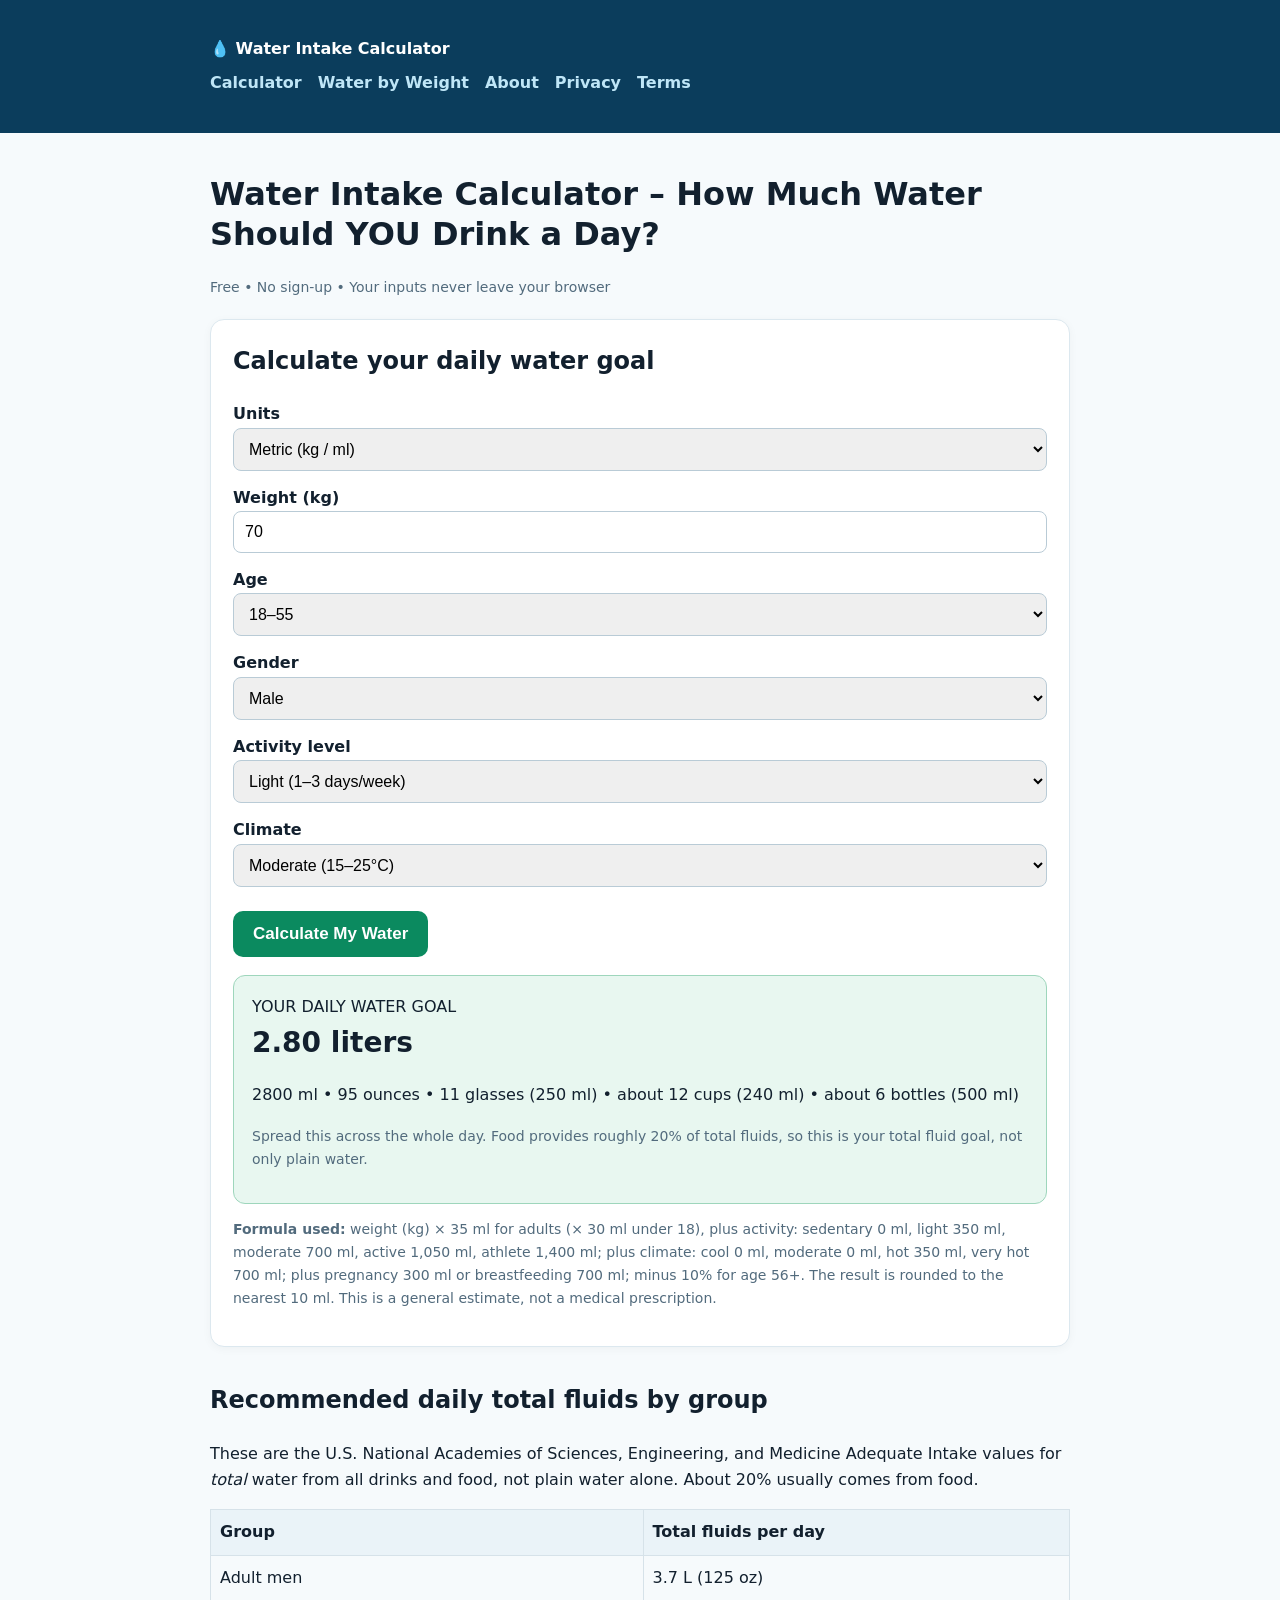
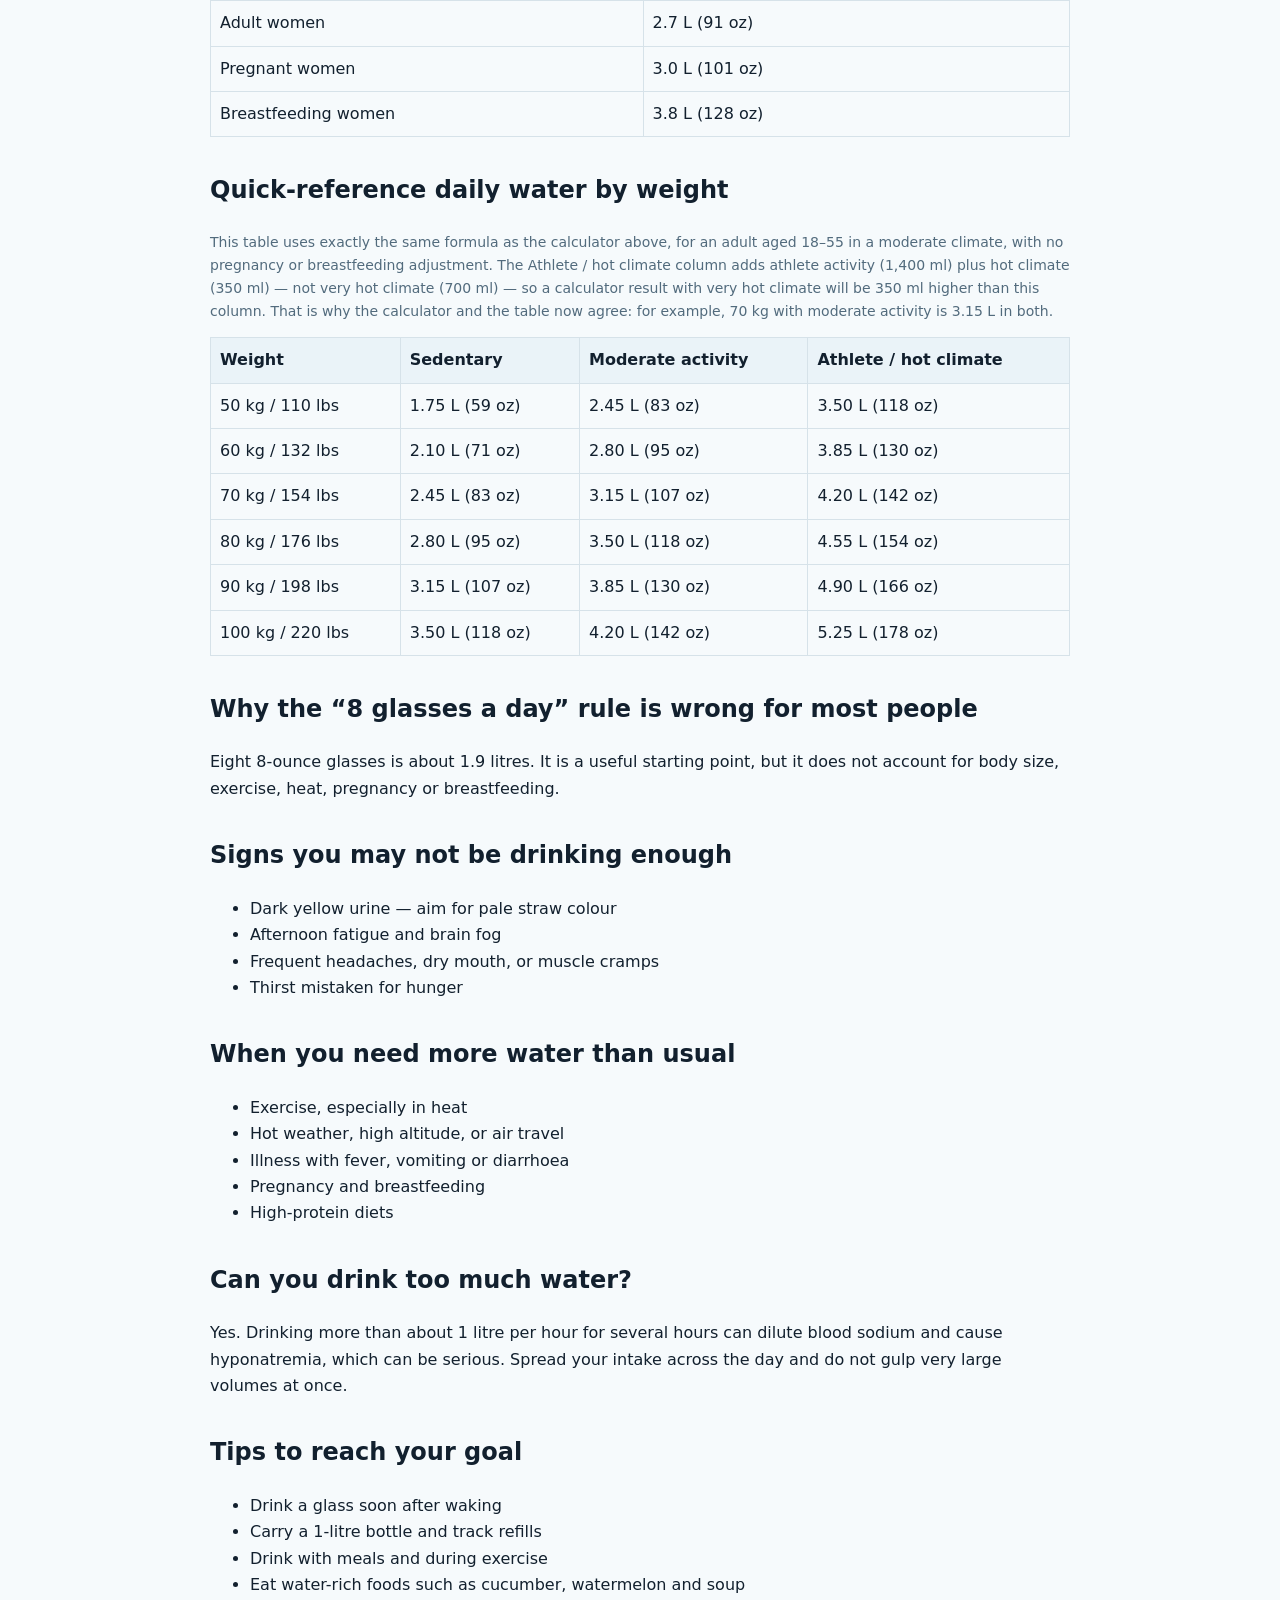
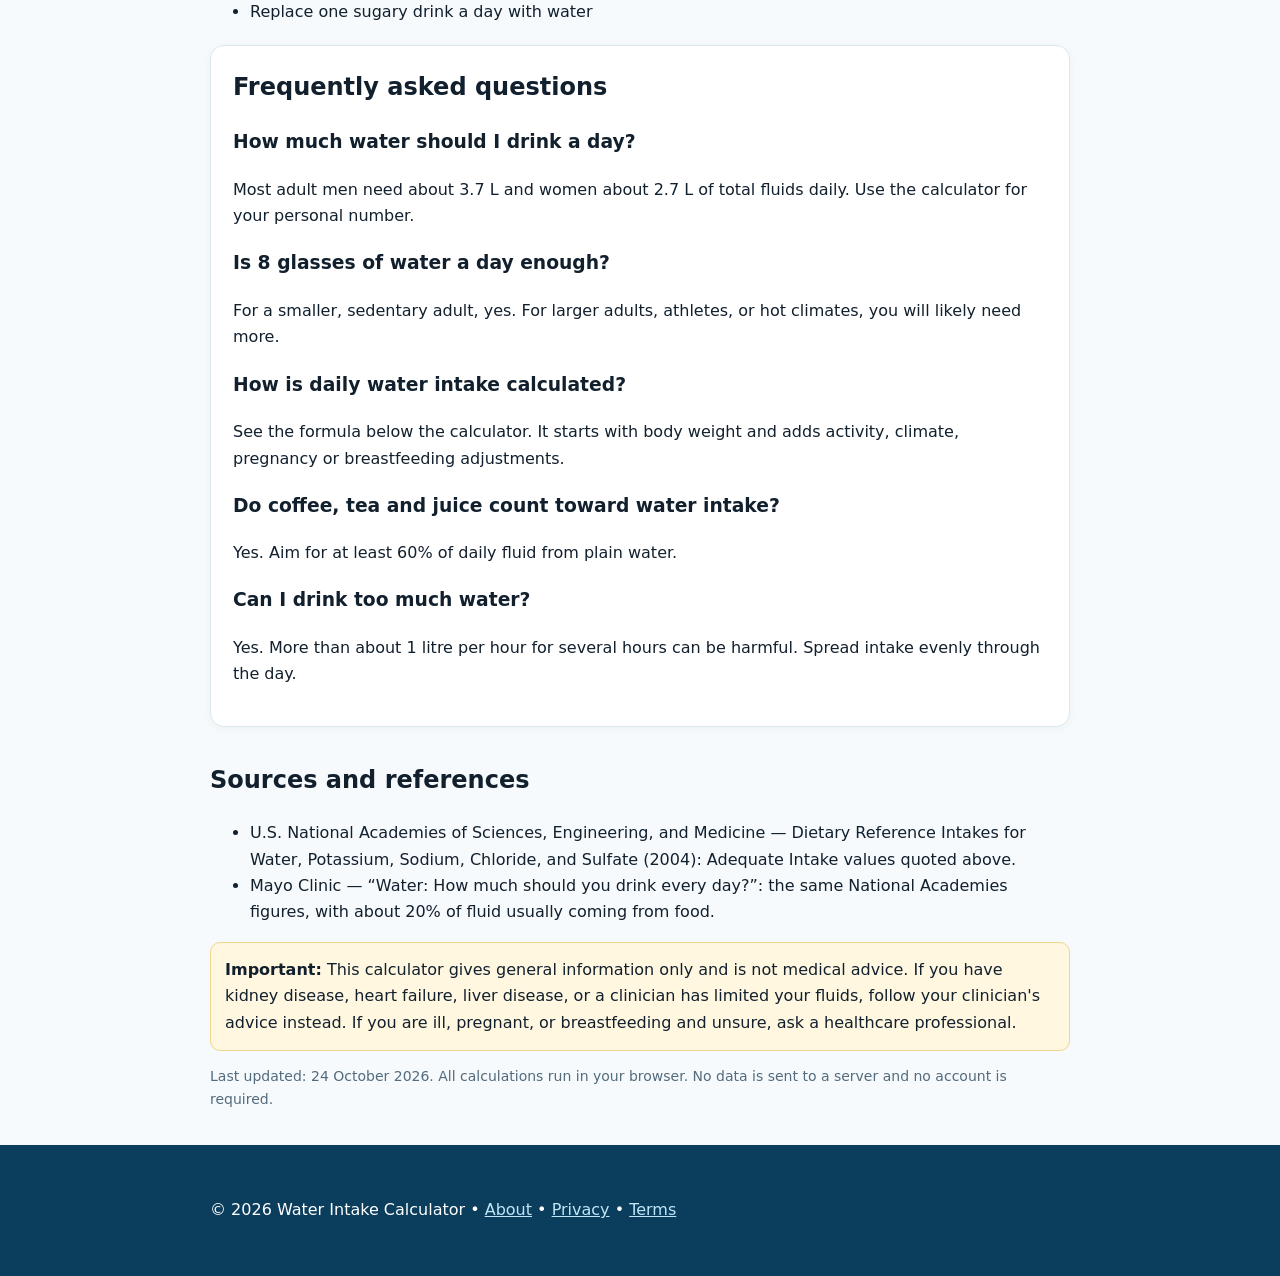
<file: index.html>
<!DOCTYPE html>
<html lang="en">
<head>
<meta charset="UTF-8">
<meta name="viewport" content="width=device-width, initial-scale=1">
<title>Water Intake Calculator – How Much Water Should I Drink a Day?</title>
<meta name="description" content="Free water intake calculator. Enter your weight, age, gender, activity and climate to get your daily water goal in liters, ounces, glasses and bottles. No sign-up, calculations run in your browser.">
<link rel="canonical" href="https://waterintakecalculator.github.io/">
<meta property="og:title" content="Water Intake Calculator – How Much Water Should I Drink a Day?">
<meta property="og:description" content="Calculate your personal daily water goal from weight, activity and climate. Free, private, no sign-up.">
<meta property="og:type" content="website">
<meta property="og:url" content="https://waterintakecalculator.github.io/">
<style>
*{box-sizing:border-box}body{font-family:system-ui,-apple-system,Segoe UI,Roboto,Arial,sans-serif;margin:0;color:#12202e;line-height:1.65;background:#f6fafc}
a{color:#0b6fa4}header,footer{background:#0b3d5c;color:#fff;padding:16px 20px}header a,footer a{color:#bfe6f7}
.wrap{max-width:900px;margin:0 auto;padding:20px}nav a{margin-right:16px;text-decoration:none;font-weight:600}
.card{background:#fff;border:1px solid #dce8ef;border-radius:14px;padding:22px;margin:20px 0;box-shadow:0 2px 10px rgba(0,0,0,.04)}
label{display:block;font-weight:700;margin:14px 0 6px}input,select{width:100%;padding:11px;border:1px solid #b9cbd6;border-radius:8px;font-size:16px}
button{background:#0b8a5f;color:#fff;border:0;padding:13px 20px;border-radius:10px;font-size:17px;font-weight:700;cursor:pointer;margin-top:18px}
button:hover{background:#097453}.result{background:#e8f7f0;border:1px solid #9ed6bc;border-radius:12px;padding:18px;margin-top:18px}
.result strong{font-size:28px}table{width:100%;border-collapse:collapse;margin:14px 0}th,td{border:1px solid #d6e2e9;padding:9px;text-align:left}th{background:#eaf3f8}
.small{font-size:14px;color:#526b7d}.notice{background:#fff7e0;border:1px solid #f0d68a;border-radius:10px;padding:14px}
h1{font-size:32px;line-height:1.25}h2{margin-top:34px}
@media(max-width:600px){h1{font-size:26px}.wrap{padding:14px}}
</style>
<script type="application/ld+json">
{"@context":"https://schema.org","@type":"FAQPage","mainEntity":[
{"@type":"Question","name":"How much water should I drink a day?","acceptedAnswer":{"@type":"Answer","text":"Most adult men need about 3.7 litres and women about 2.7 litres of total fluids daily, including water from food and all drinks. Personal needs vary by weight, activity and climate, so use the calculator above for your own number."}},
{"@type":"Question","name":"Is 8 glasses of water a day enough?","acceptedAnswer":{"@type":"Answer","text":"For a smaller, sedentary adult it can be enough. For larger adults, athletes, or people in hot climates, 10 to 16 glasses may be needed."}},
{"@type":"Question","name":"How is daily water intake calculated?","acceptedAnswer":{"@type":"Answer","text":"This calculator uses weight in kilograms multiplied by 35 ml, plus an activity amount and a climate amount, with adjustments for pregnancy, breastfeeding and older age. The full formula is shown below the calculator."}},
{"@type":"Question","name":"Do coffee, tea and juice count toward water intake?","acceptedAnswer":{"@type":"Answer","text":"Yes. Their fluid counts toward total fluid intake. Aim for at least 60 percent of your daily fluid from plain water."}},
{"@type":"Question","name":"Can I drink too much water?","acceptedAnswer":{"@type":"Answer","text":"Yes. Drinking more than about 1 litre per hour for several hours can dilute blood sodium and cause hyponatremia. Spread intake evenly through the day."}}
]}
</script>
</head>
<body>
<header><div class="wrap"><strong>💧 Water Intake Calculator</strong>
<nav style="margin-top:8px"><a href="index.html">Calculator</a><a href="daily-water-by-weight.html">Water by Weight</a><a href="about.html">About</a><a href="privacy.html">Privacy</a><a href="terms.html">Terms</a></nav></div></header>
<main class="wrap">
<h1>Water Intake Calculator – How Much Water Should YOU Drink a Day?</h1>
<p class="small">Free • No sign-up • Your inputs never leave your browser</p>

<section class="card" id="calculator" aria-label="Water intake calculator">
<h2 style="margin-top:0">Calculate your daily water goal</h2>
<label>Units
<select id="units"><option value="metric">Metric (kg / ml)</option><option value="imperial">Imperial (lbs / oz)</option></select></label>
<label>Weight <span id="weightUnit">(kg)</span>
<input type="number" id="weight" value="70" min="20" max="300" step="1"></label>
<label>Age
<select id="age"><option value="under18">Under 18</option><option value="adult" selected>18–55</option><option value="senior">56+</option></select></label>
<label>Gender
<select id="gender"><option value="male" selected>Male</option><option value="female">Female</option><option value="pregnant">Pregnant</option><option value="breastfeeding">Breastfeeding</option></select></label>
<label>Activity level
<select id="activity"><option value="sedentary">Sedentary</option><option value="light" selected>Light (1–3 days/week)</option><option value="moderate">Moderate (3–5 days/week)</option><option value="active">Active (6–7 days/week)</option><option value="athlete">Athlete (2x/day)</option></select></label>
<label>Climate
<select id="climate"><option value="cool">Cool</option><option value="moderate" selected>Moderate (15–25°C)</option><option value="hot">Hot</option><option value="veryhot">Very hot</option></select></label>
<button type="button" onclick="calculate()">Calculate My Water</button>
<div class="result" id="result" role="status"></div>
<p class="small"><strong>Formula used:</strong> weight (kg) × 35 ml for adults (× 30 ml under 18), plus activity: sedentary 0 ml, light 350 ml, moderate 700 ml, active 1,050 ml, athlete 1,400 ml; plus climate: cool 0 ml, moderate 0 ml, hot 350 ml, very hot 700 ml; plus pregnancy 300 ml or breastfeeding 700 ml; minus 10% for age 56+. The result is rounded to the nearest 10 ml. This is a general estimate, not a medical prescription.</p>
</section>

<section>
<h2>Recommended daily total fluids by group</h2>
<p>These are the U.S. National Academies of Sciences, Engineering, and Medicine Adequate Intake values for <em>total</em> water from all drinks and food, not plain water alone. About 20% usually comes from food.</p>
<table><tr><th>Group</th><th>Total fluids per day</th></tr>
<tr><td>Adult men</td><td>3.7 L (125 oz)</td></tr>
<tr><td>Adult women</td><td>2.7 L (91 oz)</td></tr>
<tr><td>Pregnant women</td><td>3.0 L (101 oz)</td></tr>
<tr><td>Breastfeeding women</td><td>3.8 L (128 oz)</td></tr></table>

<h2>Quick-reference daily water by weight</h2>
<p class="small">This table uses exactly the same formula as the calculator above, for an adult aged 18–55 in a moderate climate, with no pregnancy or breastfeeding adjustment. The Athlete / hot climate column adds athlete activity (1,400 ml) plus hot climate (350 ml) — not very hot climate (700 ml) — so a calculator result with very hot climate will be 350 ml higher than this column. That is why the calculator and the table now agree: for example, 70 kg with moderate activity is 3.15 L in both.</p>
<table><tr><th>Weight</th><th>Sedentary</th><th>Moderate activity</th><th>Athlete / hot climate</th></tr>
<tr><td>50 kg / 110 lbs</td><td>1.75 L (59 oz)</td><td>2.45 L (83 oz)</td><td>3.50 L (118 oz)</td></tr>
<tr><td>60 kg / 132 lbs</td><td>2.10 L (71 oz)</td><td>2.80 L (95 oz)</td><td>3.85 L (130 oz)</td></tr>
<tr><td>70 kg / 154 lbs</td><td>2.45 L (83 oz)</td><td>3.15 L (107 oz)</td><td>4.20 L (142 oz)</td></tr>
<tr><td>80 kg / 176 lbs</td><td>2.80 L (95 oz)</td><td>3.50 L (118 oz)</td><td>4.55 L (154 oz)</td></tr>
<tr><td>90 kg / 198 lbs</td><td>3.15 L (107 oz)</td><td>3.85 L (130 oz)</td><td>4.90 L (166 oz)</td></tr>
<tr><td>100 kg / 220 lbs</td><td>3.50 L (118 oz)</td><td>4.20 L (142 oz)</td><td>5.25 L (178 oz)</td></tr></table>

<h2>Why the “8 glasses a day” rule is wrong for most people</h2>
<p>Eight 8-ounce glasses is about 1.9 litres. It is a useful starting point, but it does not account for body size, exercise, heat, pregnancy or breastfeeding.</p>

<h2>Signs you may not be drinking enough</h2>
<ul><li>Dark yellow urine — aim for pale straw colour</li><li>Afternoon fatigue and brain fog</li><li>Frequent headaches, dry mouth, or muscle cramps</li><li>Thirst mistaken for hunger</li></ul>

<h2>When you need more water than usual</h2>
<ul><li>Exercise, especially in heat</li><li>Hot weather, high altitude, or air travel</li><li>Illness with fever, vomiting or diarrhoea</li><li>Pregnancy and breastfeeding</li><li>High-protein diets</li></ul>

<h2>Can you drink too much water?</h2>
<p>Yes. Drinking more than about 1 litre per hour for several hours can dilute blood sodium and cause hyponatremia, which can be serious. Spread your intake across the day and do not gulp very large volumes at once.</p>

<h2>Tips to reach your goal</h2>
<ul><li>Drink a glass soon after waking</li><li>Carry a 1-litre bottle and track refills</li><li>Drink with meals and during exercise</li><li>Eat water-rich foods such as cucumber, watermelon and soup</li><li>Replace one sugary drink a day with water</li></ul>
</section>

<section class="card">
<h2 style="margin-top:0">Frequently asked questions</h2>
<h3>How much water should I drink a day?</h3>
<p>Most adult men need about 3.7 L and women about 2.7 L of total fluids daily. Use the calculator for your personal number.</p>
<h3>Is 8 glasses of water a day enough?</h3>
<p>For a smaller, sedentary adult, yes. For larger adults, athletes, or hot climates, you will likely need more.</p>
<h3>How is daily water intake calculated?</h3>
<p>See the formula below the calculator. It starts with body weight and adds activity, climate, pregnancy or breastfeeding adjustments.</p>
<h3>Do coffee, tea and juice count toward water intake?</h3>
<p>Yes. Aim for at least 60% of daily fluid from plain water.</p>
<h3>Can I drink too much water?</h3>
<p>Yes. More than about 1 litre per hour for several hours can be harmful. Spread intake evenly through the day.</p>
</section>

<section>
<h2>Sources and references</h2>
<ul>
<li>U.S. National Academies of Sciences, Engineering, and Medicine — Dietary Reference Intakes for Water, Potassium, Sodium, Chloride, and Sulfate (2004): Adequate Intake values quoted above.</li>
<li>Mayo Clinic — “Water: How much should you drink every day?”: the same National Academies figures, with about 20% of fluid usually coming from food.</li>
</ul>
<div class="notice"><strong>Important:</strong> This calculator gives general information only and is not medical advice. If you have kidney disease, heart failure, liver disease, or a clinician has limited your fluids, follow your clinician's advice instead. If you are ill, pregnant, or breastfeeding and unsure, ask a healthcare professional.</div>
<p class="small">Last updated: 24 October 2026. All calculations run in your browser. No data is sent to a server and no account is required.</p>
</section>
</main>
<footer><div class="wrap"><p>© 2026 Water Intake Calculator • <a href="about.html">About</a> • <a href="privacy.html">Privacy</a> • <a href="terms.html">Terms</a></p></div></footer>
<script>
function calculate(){
  var units=document.getElementById('units').value;
  var w=parseFloat(document.getElementById('weight').value);
  if(!w||w<=0){document.getElementById('result').innerHTML='<strong>Please enter a valid weight.</strong>';return;}
  var kg=(units==='imperial')?w/2.20462:w;
  var age=document.getElementById('age').value;
  var gender=document.getElementById('gender').value;
  var activity=document.getElementById('activity').value;
  var climate=document.getElementById('climate').value;
  var basePerKg=(age==='under18')?30:35;
  var activityAdd={sedentary:0,light:350,moderate:700,active:1050,athlete:1400}[activity];
  var climateAdd={cool:0,moderate:0,hot:350,veryhot:700}[climate];
  var ml=kg*basePerKg+activityAdd+climateAdd;
  if(gender==='pregnant')ml+=300;
  if(gender==='breastfeeding')ml+=700;
  if(age==='senior')ml*=0.9;
  ml=Math.round(ml/10)*10;
  var litres=(ml/1000).toFixed(2);
  var oz=Math.round(ml/29.5735);
  var glasses=Math.round(ml/250);
  var cups=Math.round(ml/240);
  var bottles=Math.round(ml/500);
  document.getElementById('result').innerHTML='<div>YOUR DAILY WATER GOAL</div><strong>'+litres+' liters</strong><p>'+ml+' ml • '+oz+' ounces • '+glasses+' glasses (250 ml) • about '+cups+' cups (240 ml) • about '+bottles+' bottles (500 ml)</p><p class="small">Spread this across the whole day. Food provides roughly 20% of total fluids, so this is your total fluid goal, not only plain water.</p>';
}
document.getElementById('units').addEventListener('change',function(){
  document.getElementById('weightUnit').textContent=(this.value==='imperial')?'(lbs)':'(kg)';
  document.getElementById('weight').value=(this.value==='imperial')?154:70;
});
calculate();
</script>
</body>
</html>
</file>
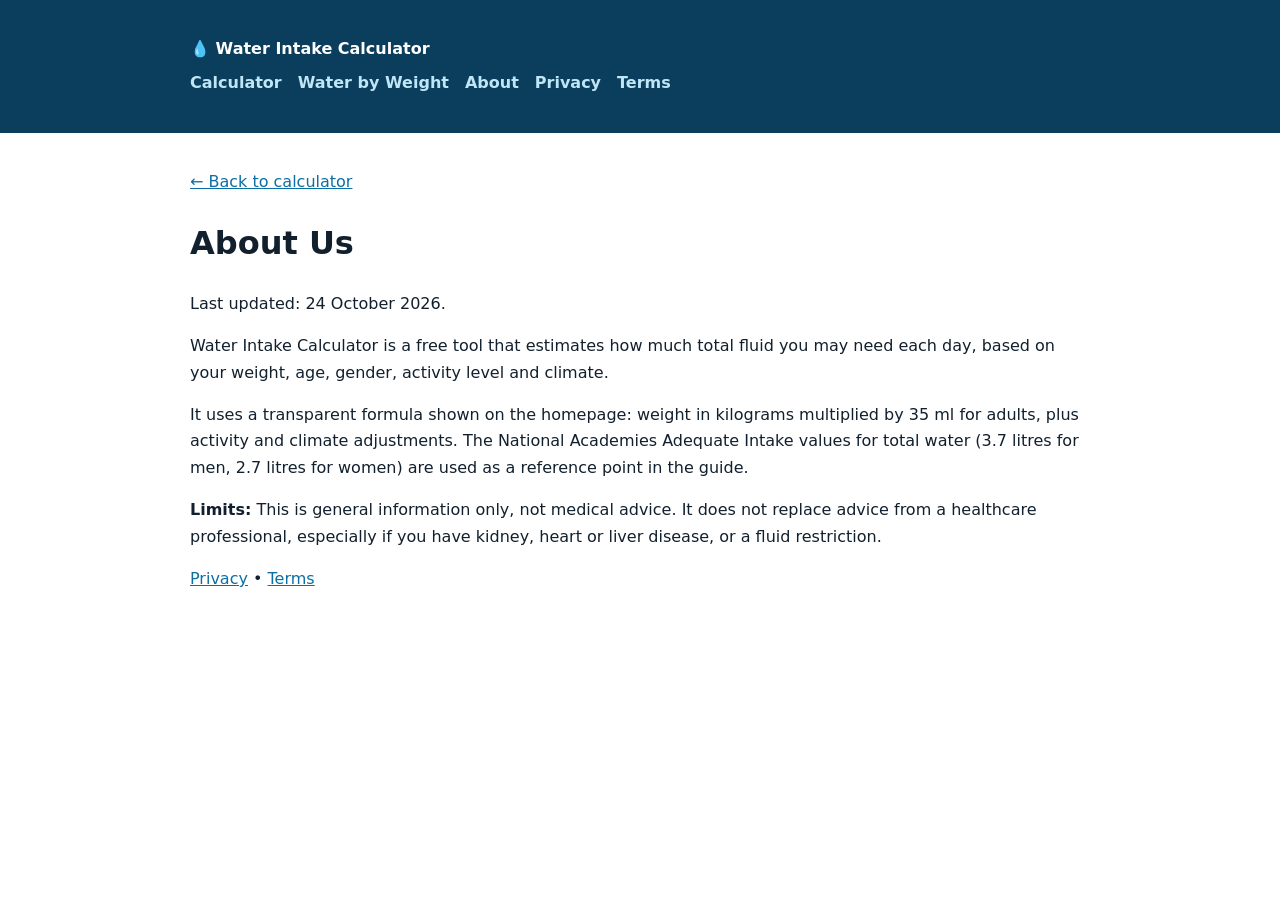
<file: about.html>
<!DOCTYPE html>
<html lang="en"><head><meta charset="UTF-8"><meta name="viewport" content="width=device-width, initial-scale=1">
<title>About – Water Intake Calculator</title>
<meta name="description" content="About the free water intake calculator: what it does, the formula it uses, and its limits.">
<link rel="canonical" href="https://waterintakecalculator.github.io/about.html">
<style>body{font-family:system-ui,Arial,sans-serif;margin:0;color:#12202e;line-height:1.65}a{color:#0b6fa4}header{background:#0b3d5c;color:#fff;padding:16px 20px}header a{color:#bfe6f7}.wrap{max-width:900px;margin:0 auto;padding:20px}nav a{margin-right:16px;text-decoration:none;font-weight:600}main{max-width:900px;margin:0 auto;padding:20px}</style>
</head><body>
<header><div class="wrap"><strong>💧 Water Intake Calculator</strong>
<nav style="margin-top:8px"><a href="index.html">Calculator</a><a href="daily-water-by-weight.html">Water by Weight</a><a href="about.html">About</a><a href="privacy.html">Privacy</a><a href="terms.html">Terms</a></nav></div></header>
<main>
<p><a href="index.html">← Back to calculator</a></p>
<h1>About Us</h1>
<p>Last updated: 24 October 2026.</p>
<p>Water Intake Calculator is a free tool that estimates how much total fluid you may need each day, based on your weight, age, gender, activity level and climate.</p>
<p>It uses a transparent formula shown on the homepage: weight in kilograms multiplied by 35 ml for adults, plus activity and climate adjustments. The National Academies Adequate Intake values for total water (3.7 litres for men, 2.7 litres for women) are used as a reference point in the guide.</p>
<p><strong>Limits:</strong> This is general information only, not medical advice. It does not replace advice from a healthcare professional, especially if you have kidney, heart or liver disease, or a fluid restriction.</p>
<p><a href="privacy.html">Privacy</a> • <a href="terms.html">Terms</a></p>
</main>
</body></html>
</file>
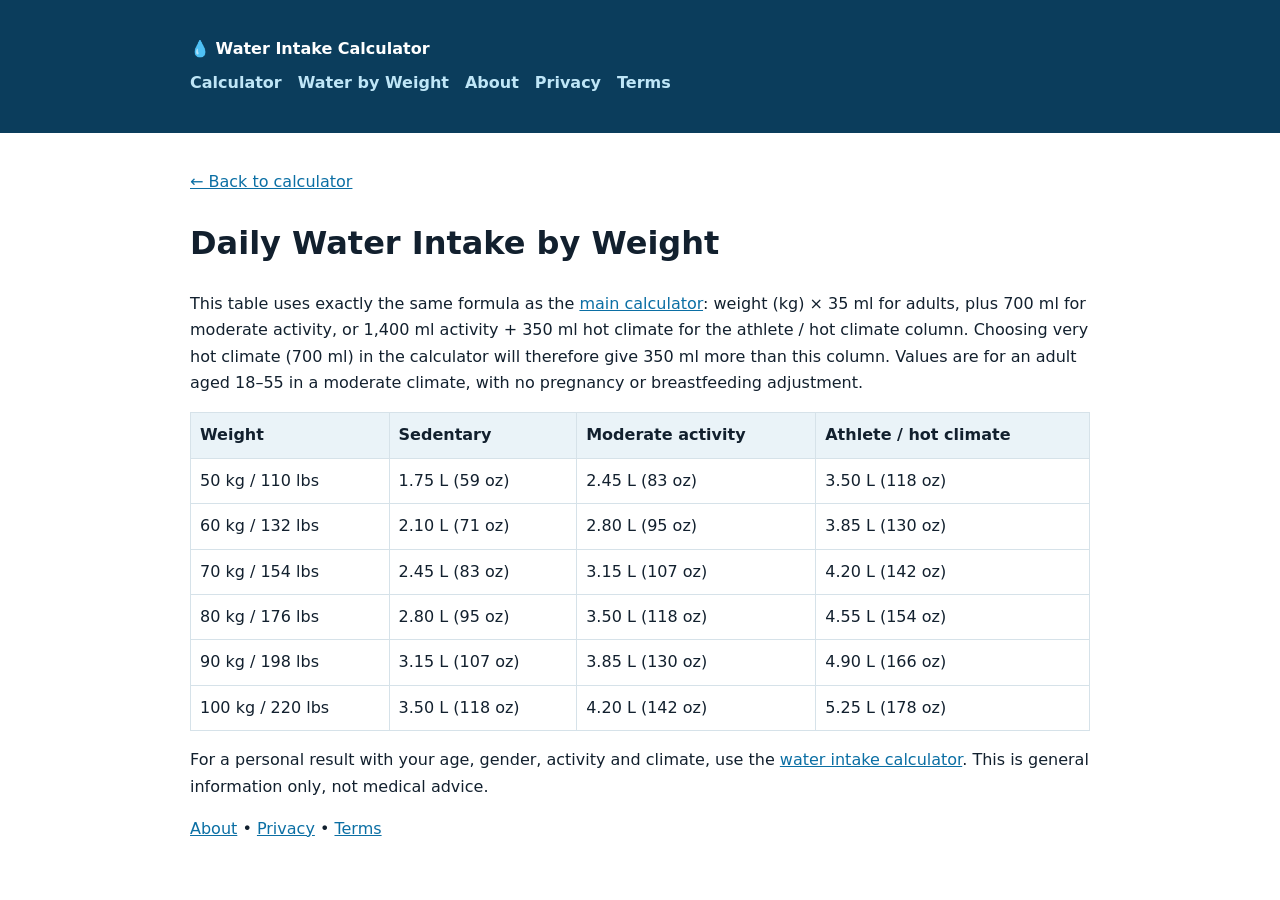
<file: daily-water-by-weight.html>
<!DOCTYPE html>
<html lang="en"><head><meta charset="UTF-8"><meta name="viewport" content="width=device-width, initial-scale=1">
<title>Daily Water Intake by Weight – Water Intake Calculator</title>
<meta name="description" content="Daily water intake by weight from 50 kg to 100 kg, using the same formula as the main calculator. Sedentary, moderate activity, and athlete / hot climate values.">
<link rel="canonical" href="https://waterintakecalculator.github.io/daily-water-by-weight.html">
<style>body{font-family:system-ui,Arial,sans-serif;margin:0;color:#12202e;line-height:1.65}table{width:100%;border-collapse:collapse}th,td{border:1px solid #d6e2e9;padding:9px;text-align:left}th{background:#eaf3f8}a{color:#0b6fa4}header{background:#0b3d5c;color:#fff;padding:16px 20px}header a{color:#bfe6f7}.wrap{max-width:900px;margin:0 auto;padding:20px}nav a{margin-right:16px;text-decoration:none;font-weight:600}main{max-width:900px;margin:0 auto;padding:20px}</style>
</head><body>
<header><div class="wrap"><strong>💧 Water Intake Calculator</strong>
<nav style="margin-top:8px"><a href="index.html">Calculator</a><a href="daily-water-by-weight.html">Water by Weight</a><a href="about.html">About</a><a href="privacy.html">Privacy</a><a href="terms.html">Terms</a></nav></div></header>
<main>
<p><a href="index.html">← Back to calculator</a></p>
<h1>Daily Water Intake by Weight</h1>
<p>This table uses exactly the same formula as the <a href="index.html">main calculator</a>: weight (kg) × 35 ml for adults, plus 700 ml for moderate activity, or 1,400 ml activity + 350 ml hot climate for the athlete / hot climate column. Choosing very hot climate (700 ml) in the calculator will therefore give 350 ml more than this column. Values are for an adult aged 18–55 in a moderate climate, with no pregnancy or breastfeeding adjustment.</p>
<table><tr><th>Weight</th><th>Sedentary</th><th>Moderate activity</th><th>Athlete / hot climate</th></tr>
<tr><td>50 kg / 110 lbs</td><td>1.75 L (59 oz)</td><td>2.45 L (83 oz)</td><td>3.50 L (118 oz)</td></tr>
<tr><td>60 kg / 132 lbs</td><td>2.10 L (71 oz)</td><td>2.80 L (95 oz)</td><td>3.85 L (130 oz)</td></tr>
<tr><td>70 kg / 154 lbs</td><td>2.45 L (83 oz)</td><td>3.15 L (107 oz)</td><td>4.20 L (142 oz)</td></tr>
<tr><td>80 kg / 176 lbs</td><td>2.80 L (95 oz)</td><td>3.50 L (118 oz)</td><td>4.55 L (154 oz)</td></tr>
<tr><td>90 kg / 198 lbs</td><td>3.15 L (107 oz)</td><td>3.85 L (130 oz)</td><td>4.90 L (166 oz)</td></tr>
<tr><td>100 kg / 220 lbs</td><td>3.50 L (118 oz)</td><td>4.20 L (142 oz)</td><td>5.25 L (178 oz)</td></tr></table>
<p>For a personal result with your age, gender, activity and climate, use the <a href="index.html">water intake calculator</a>. This is general information only, not medical advice.</p>
<p><a href="about.html">About</a> • <a href="privacy.html">Privacy</a> • <a href="terms.html">Terms</a></p>
</main>
</body></html>
</file>
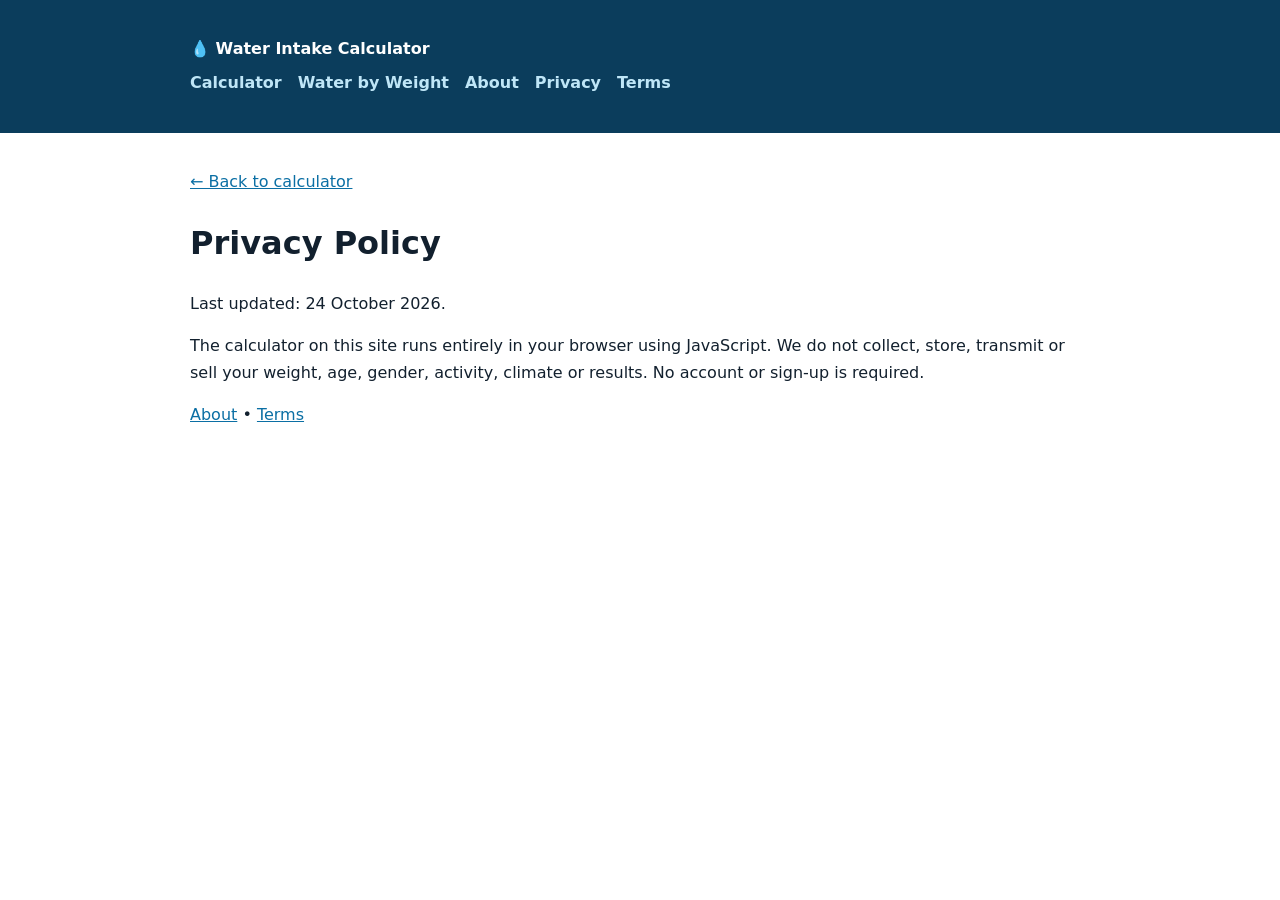
<file: privacy.html>
<!DOCTYPE html>
<html lang="en"><head><meta charset="UTF-8"><meta name="viewport" content="width=device-width, initial-scale=1">
<title>Privacy Policy – Water Intake Calculator</title>
<meta name="description" content="Privacy policy: the water intake calculator runs in your browser and does not collect, store or transmit your weight or results.">
<link rel="canonical" href="https://waterintakecalculator.github.io/privacy.html">
<style>body{font-family:system-ui,Arial,sans-serif;margin:0;color:#12202e;line-height:1.65}a{color:#0b6fa4}header{background:#0b3d5c;color:#fff;padding:16px 20px}header a{color:#bfe6f7}.wrap{max-width:900px;margin:0 auto;padding:20px}nav a{margin-right:16px;text-decoration:none;font-weight:600}main{max-width:900px;margin:0 auto;padding:20px}</style>
</head><body>
<header><div class="wrap"><strong>💧 Water Intake Calculator</strong>
<nav style="margin-top:8px"><a href="index.html">Calculator</a><a href="daily-water-by-weight.html">Water by Weight</a><a href="about.html">About</a><a href="privacy.html">Privacy</a><a href="terms.html">Terms</a></nav></div></header>
<main>
<p><a href="index.html">← Back to calculator</a></p>
<h1>Privacy Policy</h1>
<p>Last updated: 24 October 2026.</p>
<p>The calculator on this site runs entirely in your browser using JavaScript. We do not collect, store, transmit or sell your weight, age, gender, activity, climate or results. No account or sign-up is required.</p>
<p><a href="about.html">About</a> • <a href="terms.html">Terms</a></p>
</main>
</body></html>
</file>
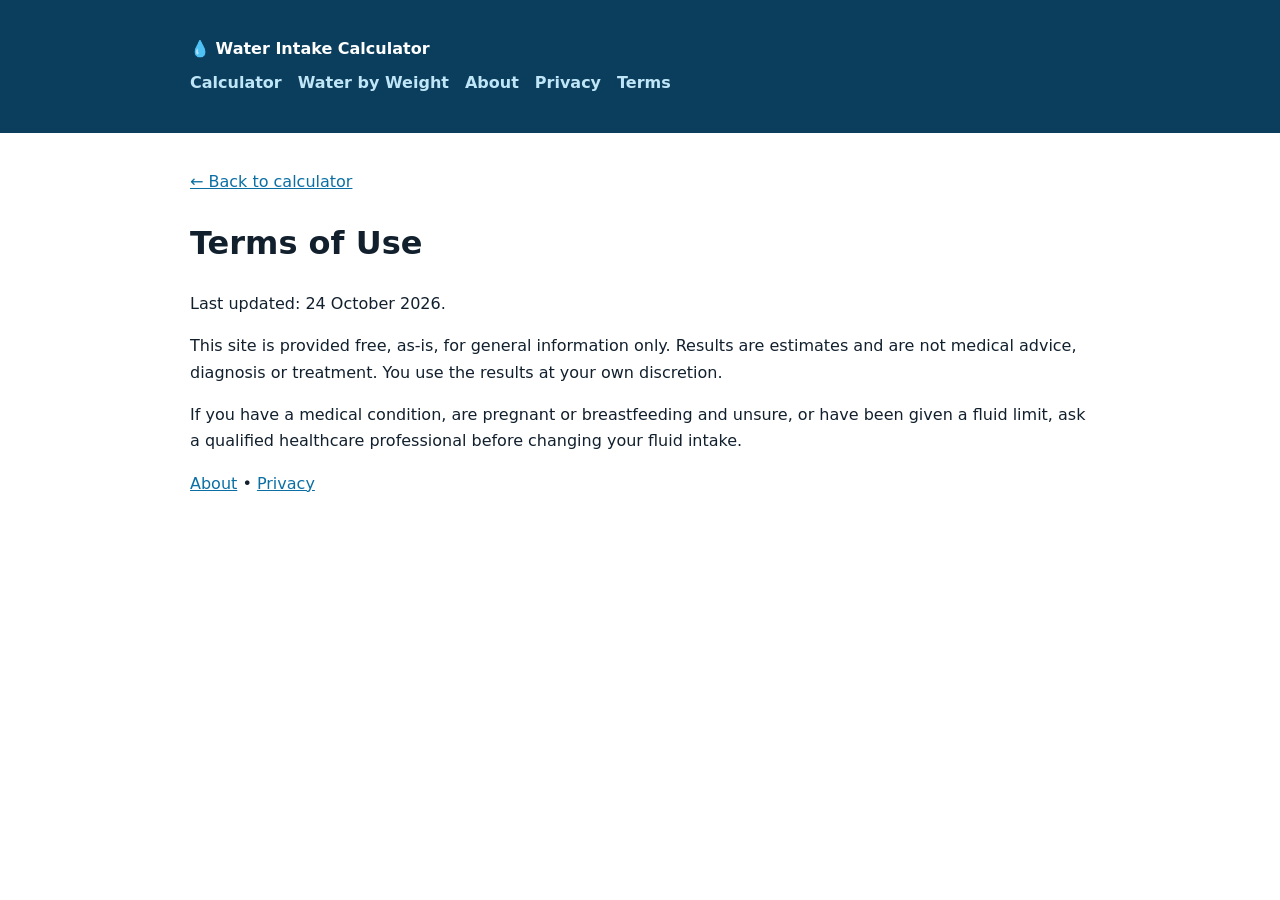
<file: terms.html>
<!DOCTYPE html>
<html lang="en"><head><meta charset="UTF-8"><meta name="viewport" content="width=device-width, initial-scale=1">
<title>Terms of Use – Water Intake Calculator</title>
<meta name="description" content="Terms of use for the free water intake calculator.">
<link rel="canonical" href="https://waterintakecalculator.github.io/terms.html">
<style>body{font-family:system-ui,Arial,sans-serif;margin:0;color:#12202e;line-height:1.65}a{color:#0b6fa4}header{background:#0b3d5c;color:#fff;padding:16px 20px}header a{color:#bfe6f7}.wrap{max-width:900px;margin:0 auto;padding:20px}nav a{margin-right:16px;text-decoration:none;font-weight:600}main{max-width:900px;margin:0 auto;padding:20px}</style>
</head><body>
<header><div class="wrap"><strong>💧 Water Intake Calculator</strong>
<nav style="margin-top:8px"><a href="index.html">Calculator</a><a href="daily-water-by-weight.html">Water by Weight</a><a href="about.html">About</a><a href="privacy.html">Privacy</a><a href="terms.html">Terms</a></nav></div></header>
<main>
<p><a href="index.html">← Back to calculator</a></p>
<h1>Terms of Use</h1>
<p>Last updated: 24 October 2026.</p>
<p>This site is provided free, as-is, for general information only. Results are estimates and are not medical advice, diagnosis or treatment. You use the results at your own discretion.</p>
<p>If you have a medical condition, are pregnant or breastfeeding and unsure, or have been given a fluid limit, ask a qualified healthcare professional before changing your fluid intake.</p>
<p><a href="about.html">About</a> • <a href="privacy.html">Privacy</a></p>
</main>
</body></html>
</file>
